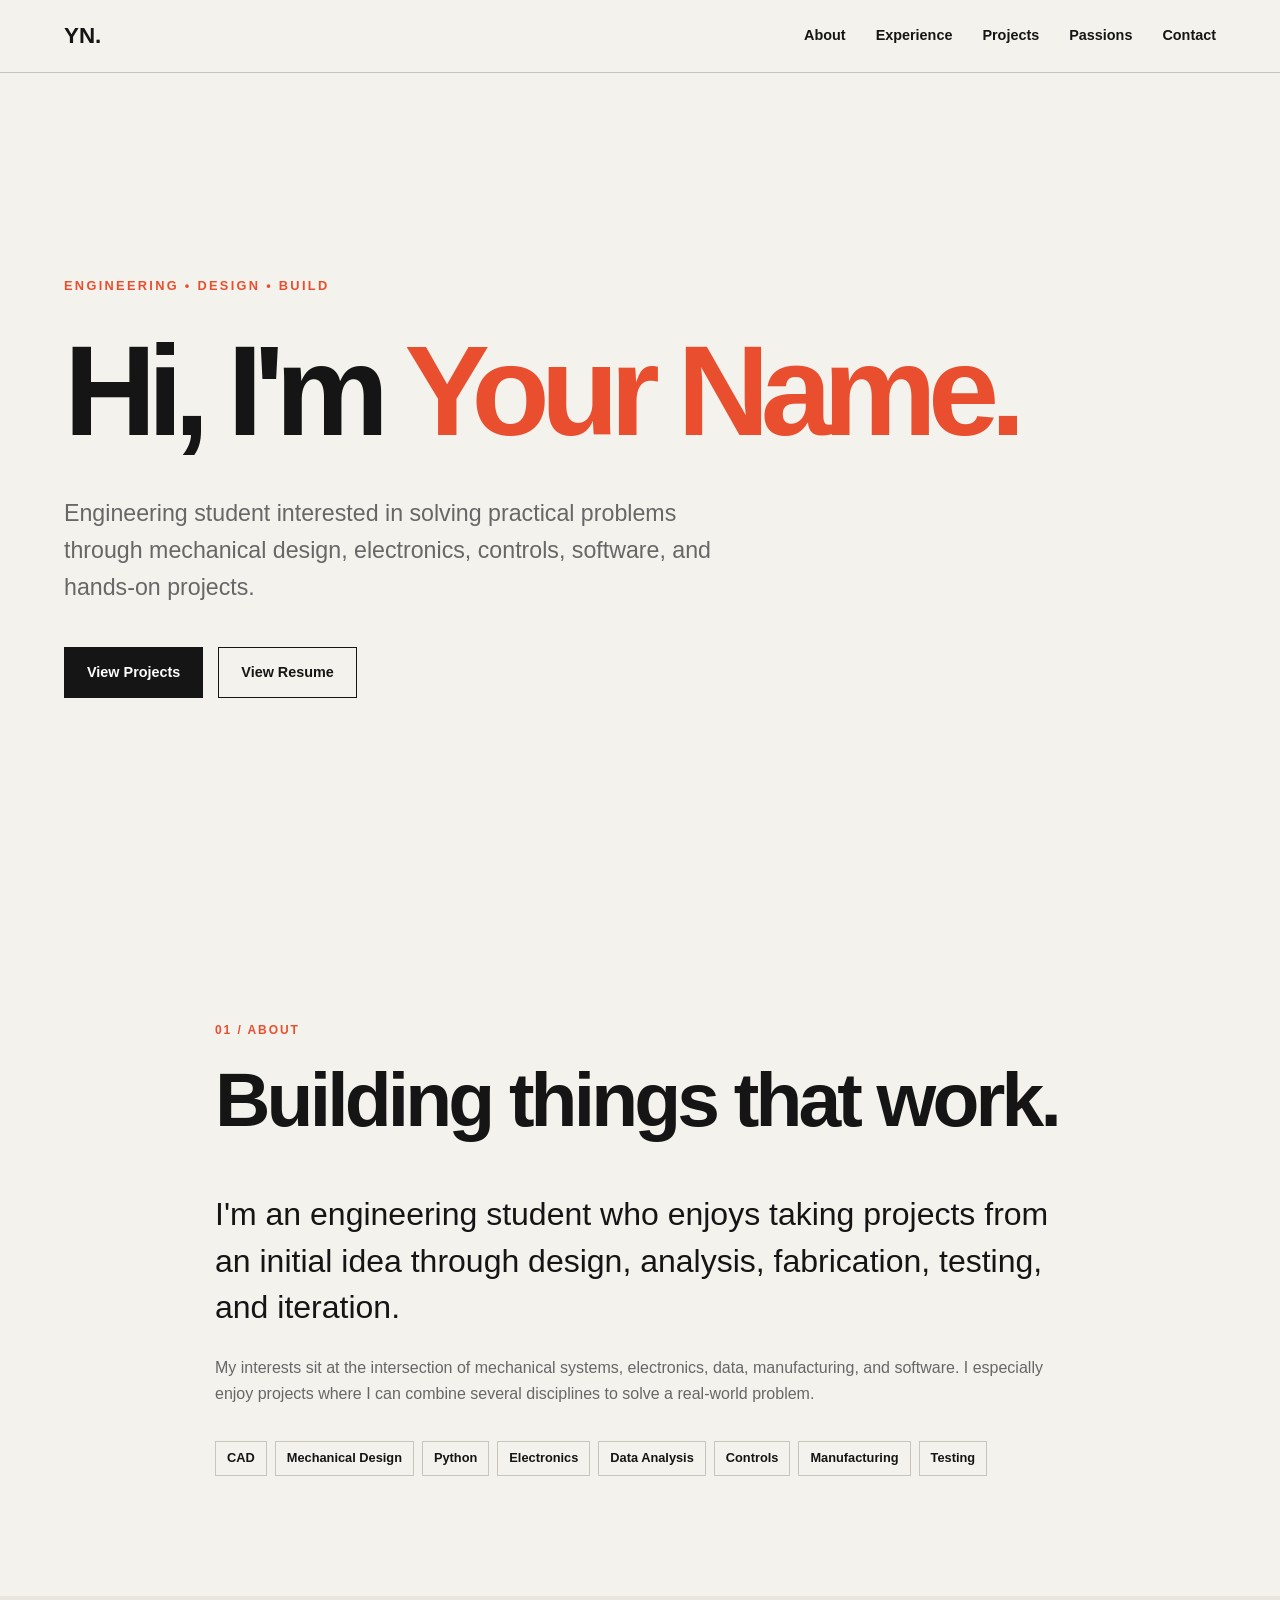
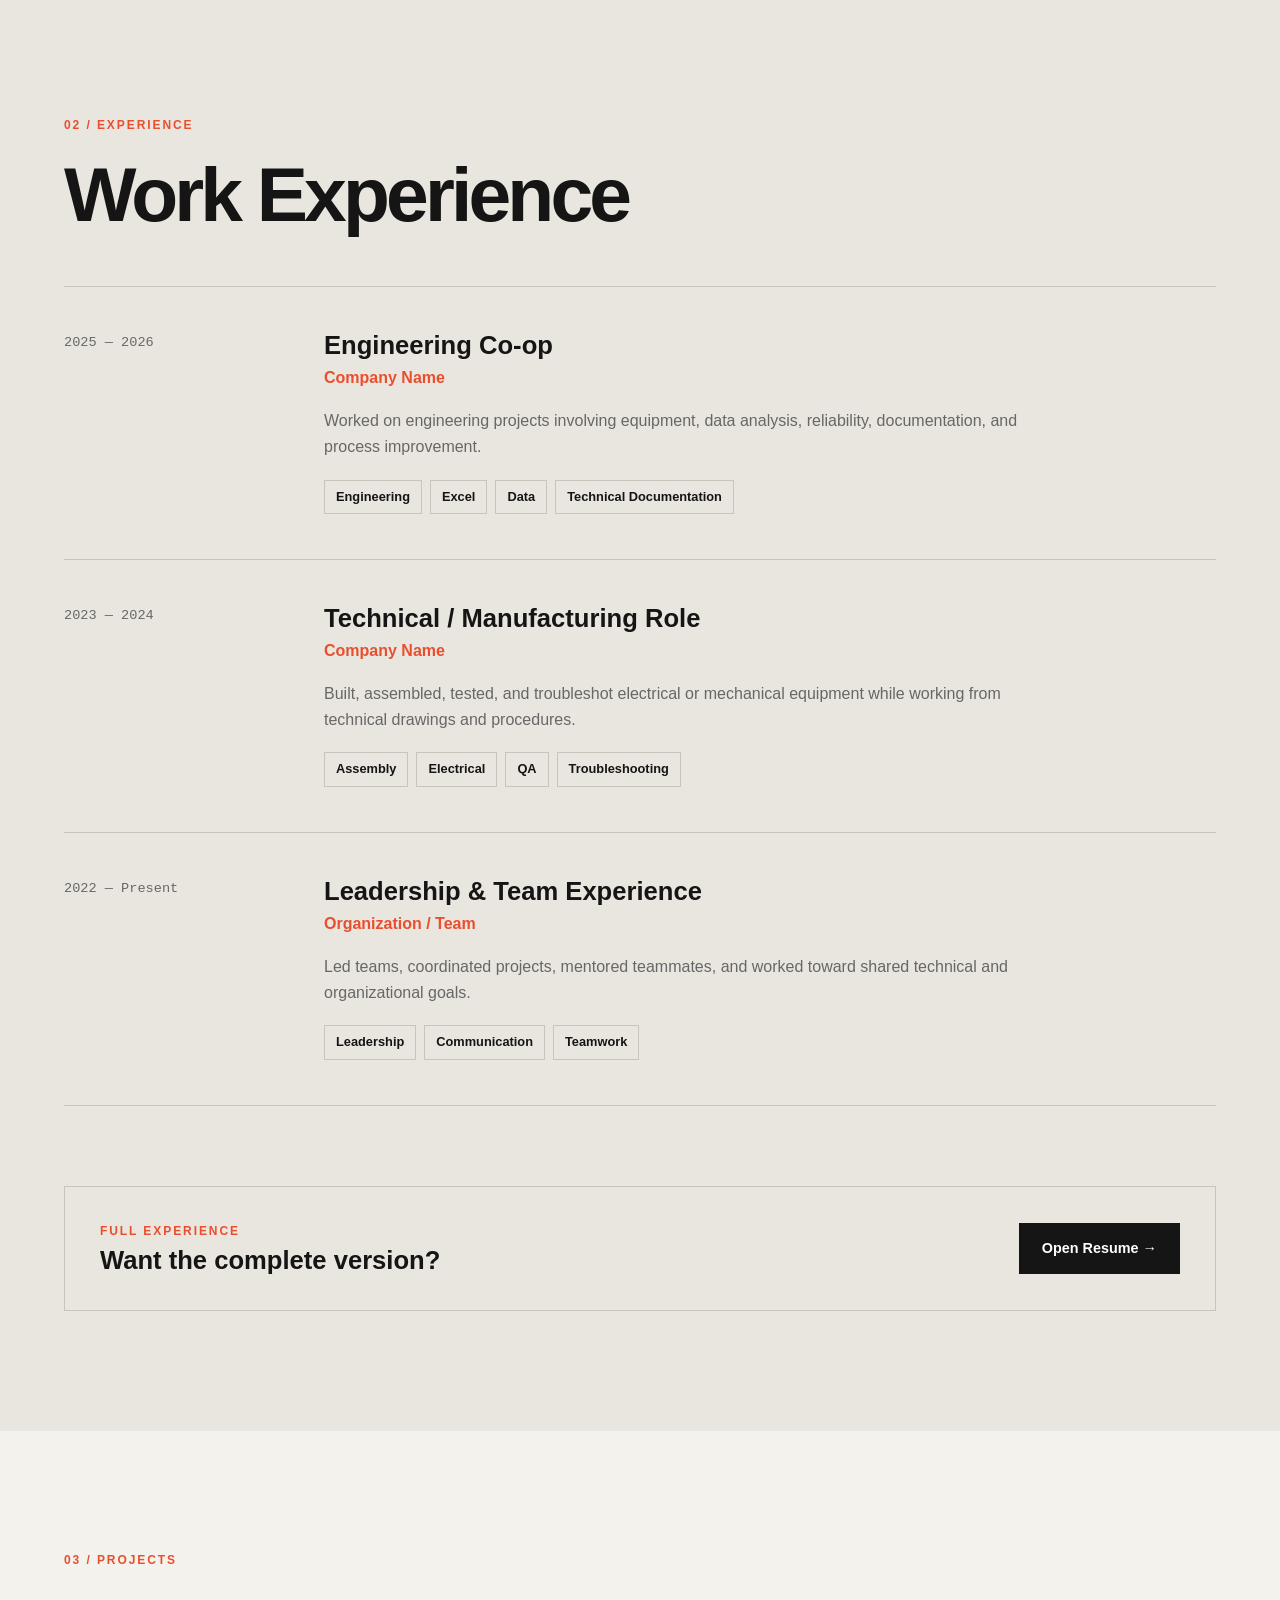
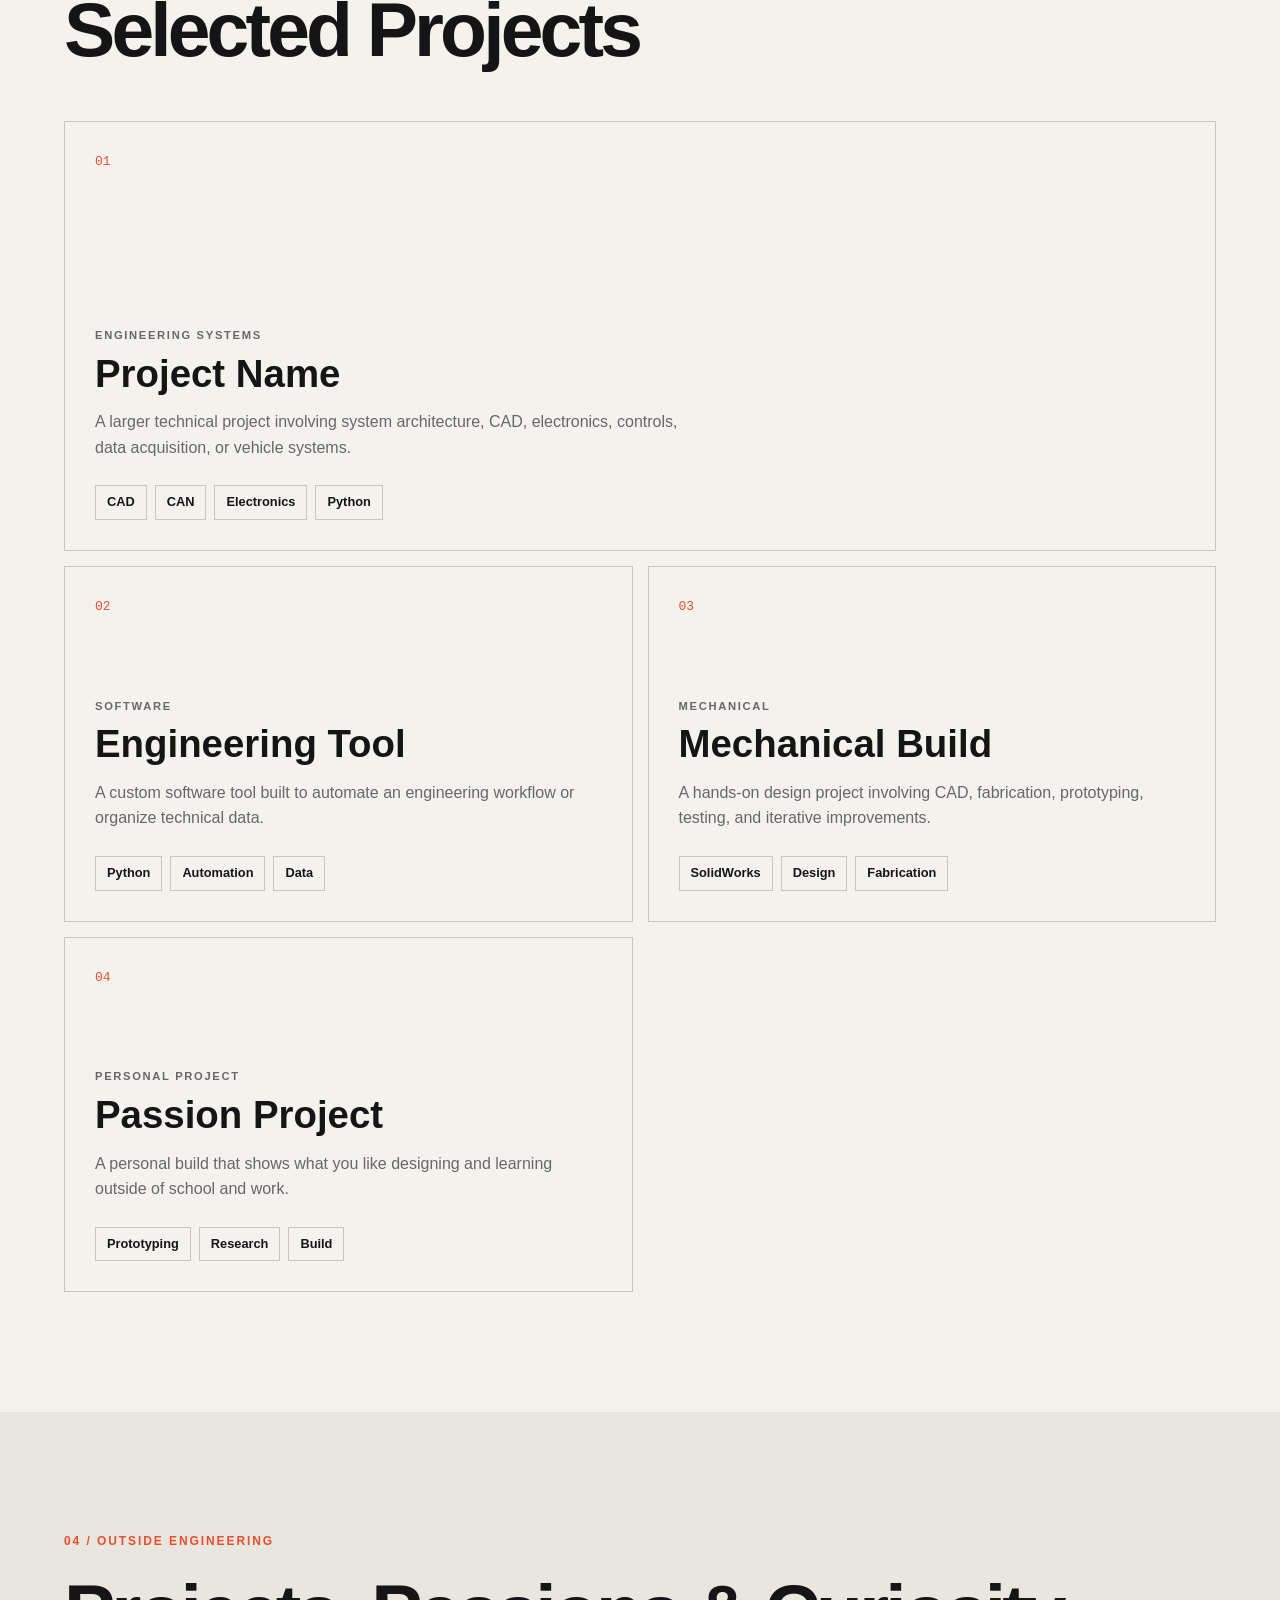
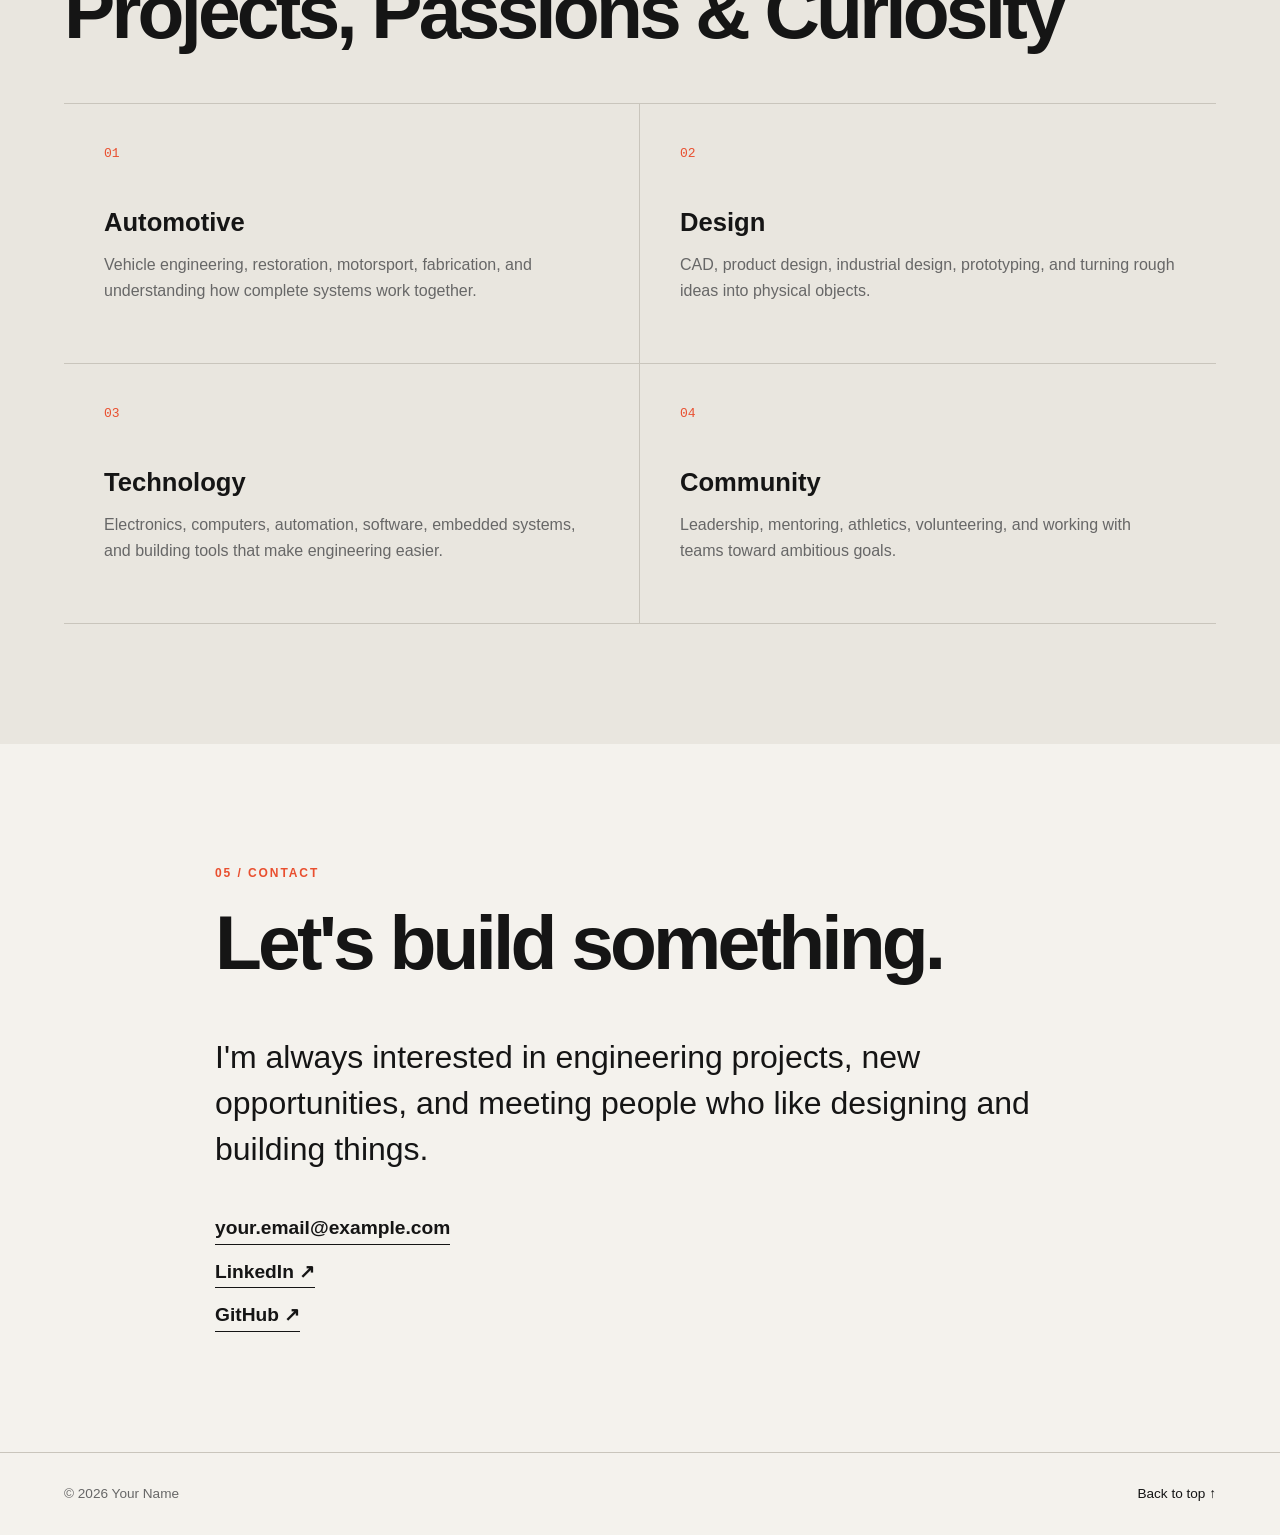
<file: portfolio/index.html>
<!DOCTYPE html>
<html lang="en">
<head>
    <meta charset="UTF-8">
    <meta name="viewport" content="width=device-width, initial-scale=1.0">

    <title>Your Name | Engineering Portfolio</title>

    <link rel="stylesheet" href="styles.css">
</head>

<body>

    <!-- =========================
         NAVIGATION
    ========================== -->
    <nav class="navbar">
        <div class="nav-container">
            <a href="#home" class="logo">YN.</a>

            <div class="nav-links">
                <a href="#about">About</a>
                <a href="#experience">Experience</a>
                <a href="#projects">Projects</a>
                <a href="#passions">Passions</a>
                <a href="#contact">Contact</a>
            </div>
        </div>
    </nav>


    <!-- =========================
         HERO
    ========================== -->
    <header class="hero" id="home">
        <div class="container hero-content">

            <p class="eyebrow">ENGINEERING • DESIGN • BUILD</p>

            <h1>
                Hi, I'm <span>Your Name.</span>
            </h1>

            <p class="hero-description">
                Engineering student interested in solving practical problems
                through mechanical design, electronics, controls, software,
                and hands-on projects.
            </p>

            <div class="hero-buttons">
                <a href="#projects" class="button primary">
                    View Projects
                </a>

                <a href="resume.pdf" target="_blank" class="button secondary">
                    View Resume
                </a>
            </div>

        </div>
    </header>


    <main>

        <!-- =========================
             ABOUT
        ========================== -->
        <section class="section" id="about">
            <div class="container narrow">

                <p class="section-number">01 / ABOUT</p>

                <h2>Building things that work.</h2>

                <p class="large-text">
                    I'm an engineering student who enjoys taking projects from
                    an initial idea through design, analysis, fabrication,
                    testing, and iteration.
                </p>

                <p>
                    My interests sit at the intersection of mechanical systems,
                    electronics, data, manufacturing, and software. I especially
                    enjoy projects where I can combine several disciplines to
                    solve a real-world problem.
                </p>

                <div class="skills">
                    <span>CAD</span>
                    <span>Mechanical Design</span>
                    <span>Python</span>
                    <span>Electronics</span>
                    <span>Data Analysis</span>
                    <span>Controls</span>
                    <span>Manufacturing</span>
                    <span>Testing</span>
                </div>

            </div>
        </section>


        <!-- =========================
             EXPERIENCE
        ========================== -->
        <section class="section alternate" id="experience">
            <div class="container">

                <p class="section-number">02 / EXPERIENCE</p>
                <h2>Work Experience</h2>

                <div class="timeline">

                    <article class="experience-item">
                        <div class="experience-date">
                            2025 — 2026
                        </div>

                        <div class="experience-content">
                            <h3>Engineering Co-op</h3>
                            <p class="company">Company Name</p>

                            <p>
                                Worked on engineering projects involving
                                equipment, data analysis, reliability,
                                documentation, and process improvement.
                            </p>

                            <div class="tags">
                                <span>Engineering</span>
                                <span>Excel</span>
                                <span>Data</span>
                                <span>Technical Documentation</span>
                            </div>
                        </div>
                    </article>


                    <article class="experience-item">
                        <div class="experience-date">
                            2023 — 2024
                        </div>

                        <div class="experience-content">
                            <h3>Technical / Manufacturing Role</h3>
                            <p class="company">Company Name</p>

                            <p>
                                Built, assembled, tested, and troubleshot
                                electrical or mechanical equipment while
                                working from technical drawings and procedures.
                            </p>

                            <div class="tags">
                                <span>Assembly</span>
                                <span>Electrical</span>
                                <span>QA</span>
                                <span>Troubleshooting</span>
                            </div>
                        </div>
                    </article>


                    <article class="experience-item">
                        <div class="experience-date">
                            2022 — Present
                        </div>

                        <div class="experience-content">
                            <h3>Leadership & Team Experience</h3>
                            <p class="company">Organization / Team</p>

                            <p>
                                Led teams, coordinated projects, mentored
                                teammates, and worked toward shared technical
                                and organizational goals.
                            </p>

                            <div class="tags">
                                <span>Leadership</span>
                                <span>Communication</span>
                                <span>Teamwork</span>
                            </div>
                        </div>
                    </article>

                </div>

                <div class="resume-callout">
                    <div>
                        <p class="section-number">FULL EXPERIENCE</p>
                        <h3>Want the complete version?</h3>
                    </div>

                    <a href="resume.pdf" target="_blank" class="button primary">
                        Open Resume →
                    </a>
                </div>

            </div>
        </section>


        <!-- =========================
             PROJECTS
        ========================== -->
        <section class="section" id="projects">
            <div class="container">

                <p class="section-number">03 / PROJECTS</p>
                <h2>Selected Projects</h2>

                <div class="project-grid">

                    <article class="project-card featured">
                        <div class="project-number">01</div>

                        <div>
                            <p class="project-type">
                                ENGINEERING SYSTEMS
                            </p>

                            <h3>Project Name</h3>

                            <p>
                                A larger technical project involving system
                                architecture, CAD, electronics, controls,
                                data acquisition, or vehicle systems.
                            </p>

                            <div class="tags">
                                <span>CAD</span>
                                <span>CAN</span>
                                <span>Electronics</span>
                                <span>Python</span>
                            </div>
                        </div>
                    </article>


                    <article class="project-card">
                        <div class="project-number">02</div>

                        <div>
                            <p class="project-type">
                                SOFTWARE
                            </p>

                            <h3>Engineering Tool</h3>

                            <p>
                                A custom software tool built to automate an
                                engineering workflow or organize technical data.
                            </p>

                            <div class="tags">
                                <span>Python</span>
                                <span>Automation</span>
                                <span>Data</span>
                            </div>
                        </div>
                    </article>


                    <article class="project-card">
                        <div class="project-number">03</div>

                        <div>
                            <p class="project-type">
                                MECHANICAL
                            </p>

                            <h3>Mechanical Build</h3>

                            <p>
                                A hands-on design project involving CAD,
                                fabrication, prototyping, testing, and
                                iterative improvements.
                            </p>

                            <div class="tags">
                                <span>SolidWorks</span>
                                <span>Design</span>
                                <span>Fabrication</span>
                            </div>
                        </div>
                    </article>


                    <article class="project-card">
                        <div class="project-number">04</div>

                        <div>
                            <p class="project-type">
                                PERSONAL PROJECT
                            </p>

                            <h3>Passion Project</h3>

                            <p>
                                A personal build that shows what you like
                                designing and learning outside of school
                                and work.
                            </p>

                            <div class="tags">
                                <span>Prototyping</span>
                                <span>Research</span>
                                <span>Build</span>
                            </div>
                        </div>
                    </article>

                </div>
            </div>
        </section>


        <!-- =========================
             PASSIONS
        ========================== -->
        <section class="section alternate" id="passions">
            <div class="container">

                <p class="section-number">04 / OUTSIDE ENGINEERING</p>
                <h2>Projects, Passions & Curiosity</h2>

                <div class="passion-grid">

                    <div class="passion">
                        <span class="passion-number">01</span>
                        <h3>Automotive</h3>
                        <p>
                            Vehicle engineering, restoration, motorsport,
                            fabrication, and understanding how complete
                            systems work together.
                        </p>
                    </div>

                    <div class="passion">
                        <span class="passion-number">02</span>
                        <h3>Design</h3>
                        <p>
                            CAD, product design, industrial design,
                            prototyping, and turning rough ideas into
                            physical objects.
                        </p>
                    </div>

                    <div class="passion">
                        <span class="passion-number">03</span>
                        <h3>Technology</h3>
                        <p>
                            Electronics, computers, automation, software,
                            embedded systems, and building tools that make
                            engineering easier.
                        </p>
                    </div>

                    <div class="passion">
                        <span class="passion-number">04</span>
                        <h3>Community</h3>
                        <p>
                            Leadership, mentoring, athletics, volunteering,
                            and working with teams toward ambitious goals.
                        </p>
                    </div>

                </div>

            </div>
        </section>


        <!-- =========================
             CONTACT
        ========================== -->
        <section class="section contact-section" id="contact">
            <div class="container narrow">

                <p class="section-number">05 / CONTACT</p>

                <h2>Let's build something.</h2>

                <p class="large-text">
                    I'm always interested in engineering projects,
                    new opportunities, and meeting people who like
                    designing and building things.
                </p>

                <div class="contact-links">
                    <a href="mailto:your.email@example.com">
                        your.email@example.com
                    </a>

                    <a href="https://www.linkedin.com/" target="_blank">
                        LinkedIn ↗
                    </a>

                    <a href="https://github.com/" target="_blank">
                        GitHub ↗
                    </a>
                </div>

            </div>
        </section>

    </main>


    <!-- =========================
         FOOTER
    ========================== -->
    <footer>
        <div class="container footer-content">
            <p>© 2026 Your Name</p>
            <a href="#home">Back to top ↑</a>
        </div>
    </footer>


</body>
</html>
</file>
<file: portfolio/styles.css>
/* =========================
   VARIABLES
========================= */

:root {
    --background: #f4f2ed;
    --surface: #e9e6df;
    --text: #151515;
    --muted: #676767;
    --border: #c9c5bc;

    --accent: #e94f2f;
    --accent-dark: #c73b20;

    --max-width: 1180px;
}


/* =========================
   RESET
========================= */

* {
    box-sizing: border-box;
    margin: 0;
    padding: 0;
}

html {
    scroll-behavior: smooth;
}

body {
    font-family:
        Inter,
        -apple-system,
        BlinkMacSystemFont,
        "Segoe UI",
        Arial,
        sans-serif;

    background: var(--background);
    color: var(--text);

    line-height: 1.6;
}

a {
    color: inherit;
    text-decoration: none;
}


/* =========================
   GLOBAL
========================= */

.container {
    width: min(90%, var(--max-width));
    margin: 0 auto;
}

.narrow {
    max-width: 850px;
}

.section {
    padding: 120px 0;
}

.alternate {
    background: var(--surface);
}

.section-number {
    font-size: 0.75rem;
    letter-spacing: 0.16em;
    font-weight: 700;

    color: var(--accent);

    margin-bottom: 18px;
}

h1,
h2,
h3 {
    line-height: 1.08;
}

h2 {
    font-size: clamp(2.6rem, 6vw, 5rem);
    letter-spacing: -0.05em;

    margin-bottom: 50px;
}

h3 {
    font-size: 1.6rem;
}

p {
    color: var(--muted);
}

.large-text {
    font-size: clamp(1.35rem, 2.5vw, 2rem);
    color: var(--text);

    line-height: 1.45;

    margin-bottom: 25px;
}


/* =========================
   NAVIGATION
========================= */

.navbar {
    position: sticky;
    top: 0;

    z-index: 100;

    background: rgba(244, 242, 237, 0.92);

    backdrop-filter: blur(10px);

    border-bottom: 1px solid var(--border);
}

.nav-container {
    width: min(90%, var(--max-width));
    height: 72px;

    margin: 0 auto;

    display: flex;
    align-items: center;
    justify-content: space-between;
}

.logo {
    font-size: 1.4rem;
    font-weight: 800;
}

.nav-links {
    display: flex;
    gap: 30px;

    font-size: 0.9rem;
    font-weight: 600;
}

.nav-links a {
    transition: color 0.2s;
}

.nav-links a:hover {
    color: var(--accent);
}


/* =========================
   HERO
========================= */

.hero {
    min-height: calc(100vh - 72px);

    display: flex;
    align-items: center;

    padding: 80px 0;
}

.hero-content {
    max-width: var(--max-width);
}

.eyebrow {
    color: var(--accent);

    letter-spacing: 0.18em;
    font-size: 0.8rem;
    font-weight: 700;

    margin-bottom: 25px;
}

.hero h1 {
    font-size: clamp(4rem, 10vw, 9rem);

    letter-spacing: -0.07em;

    max-width: 1000px;
}

.hero h1 span {
    color: var(--accent);
}

.hero-description {
    max-width: 680px;

    font-size: clamp(1.1rem, 2vw, 1.45rem);

    margin-top: 35px;
}

.hero-buttons {
    display: flex;
    gap: 15px;
    flex-wrap: wrap;

    margin-top: 40px;
}


/* =========================
   BUTTONS
========================= */

.button {
    display: inline-flex;
    align-items: center;
    justify-content: center;

    padding: 13px 22px;

    border: 1px solid var(--text);

    font-weight: 700;
    font-size: 0.9rem;

    transition: 0.2s ease;
}

.button.primary {
    background: var(--text);
    color: white;
}

.button.primary:hover {
    background: var(--accent);
    border-color: var(--accent);
}

.button.secondary:hover {
    background: var(--text);
    color: white;
}


/* =========================
   SKILLS
========================= */

.skills,
.tags {
    display: flex;
    flex-wrap: wrap;
    gap: 8px;
}

.skills {
    margin-top: 35px;
}

.skills span,
.tags span {
    border: 1px solid var(--border);

    padding: 6px 11px;

    font-size: 0.8rem;
    font-weight: 600;
}


/* =========================
   EXPERIENCE
========================= */

.timeline {
    border-top: 1px solid var(--border);
}

.experience-item {
    display: grid;

    grid-template-columns: 200px 1fr;

    gap: 60px;

    padding: 45px 0;

    border-bottom: 1px solid var(--border);
}

.experience-date {
    color: var(--muted);

    font-family: monospace;
    font-size: 0.85rem;
}

.experience-content {
    max-width: 700px;
}

.company {
    color: var(--accent);
    font-weight: 600;

    margin: 5px 0 18px;
}

.experience-content .tags {
    margin-top: 20px;
}

.resume-callout {
    display: flex;
    align-items: center;
    justify-content: space-between;

    gap: 30px;

    margin-top: 80px;

    padding: 35px;

    border: 1px solid var(--border);
}

.resume-callout .section-number {
    margin-bottom: 6px;
}


/* =========================
   PROJECTS
========================= */

.project-grid {
    display: grid;

    grid-template-columns: repeat(2, 1fr);

    gap: 15px;
}

.project-card {
    min-height: 350px;

    border: 1px solid var(--border);

    padding: 30px;

    display: flex;
    flex-direction: column;
    justify-content: space-between;

    transition:
        transform 0.2s,
        border-color 0.2s;
}

.project-card:hover {
    transform: translateY(-5px);
    border-color: var(--accent);
}

.project-card.featured {
    grid-column: span 2;

    min-height: 430px;
}

.project-number {
    font-family: monospace;

    color: var(--accent);

    margin-bottom: 80px;
}

.project-type {
    font-size: 0.7rem;
    font-weight: 700;

    letter-spacing: 0.15em;

    margin-bottom: 8px;
}

.project-card h3 {
    font-size: clamp(1.8rem, 3vw, 2.6rem);

    margin-bottom: 15px;
}

.project-card p {
    max-width: 600px;
}

.project-card .tags {
    margin-top: 25px;
}


/* =========================
   PASSIONS
========================= */

.passion-grid {
    display: grid;
    grid-template-columns: repeat(2, 1fr);

    border-top: 1px solid var(--border);
}

.passion {
    padding: 40px;

    min-height: 260px;

    border-right: 1px solid var(--border);
    border-bottom: 1px solid var(--border);
}

.passion:nth-child(even) {
    border-right: none;
}

.passion-number {
    display: block;

    font-family: monospace;

    color: var(--accent);

    margin-bottom: 45px;
}

.passion h3 {
    margin-bottom: 15px;
}


/* =========================
   CONTACT
========================= */

.contact-section {
    min-height: 70vh;

    display: flex;
    align-items: center;
}

.contact-links {
    display: flex;
    flex-direction: column;

    align-items: flex-start;

    gap: 12px;

    margin-top: 40px;
}

.contact-links a {
    font-size: 1.2rem;
    font-weight: 700;

    border-bottom: 1px solid var(--text);

    transition: color 0.2s;
}

.contact-links a:hover {
    color: var(--accent);
}


/* =========================
   FOOTER
========================= */

footer {
    border-top: 1px solid var(--border);

    padding: 30px 0;
}

.footer-content {
    display: flex;
    justify-content: space-between;

    font-size: 0.85rem;
}


/* =========================
   RESPONSIVE
========================= */

@media (max-width: 800px) {

    .section {
        padding: 80px 0;
    }

    .nav-links {
        display: none;
    }

    .hero {
        min-height: 85vh;
    }

    .experience-item {
        grid-template-columns: 1fr;
        gap: 15px;
    }

    .project-grid {
        grid-template-columns: 1fr;
    }

    .project-card.featured {
        grid-column: span 1;
    }

    .passion-grid {
        grid-template-columns: 1fr;
    }

    .passion {
        border-right: none;
    }

    .resume-callout {
        flex-direction: column;
        align-items: flex-start;
    }

    .footer-content {
        flex-direction: column;
        gap: 8px;
    }
}
</file>
